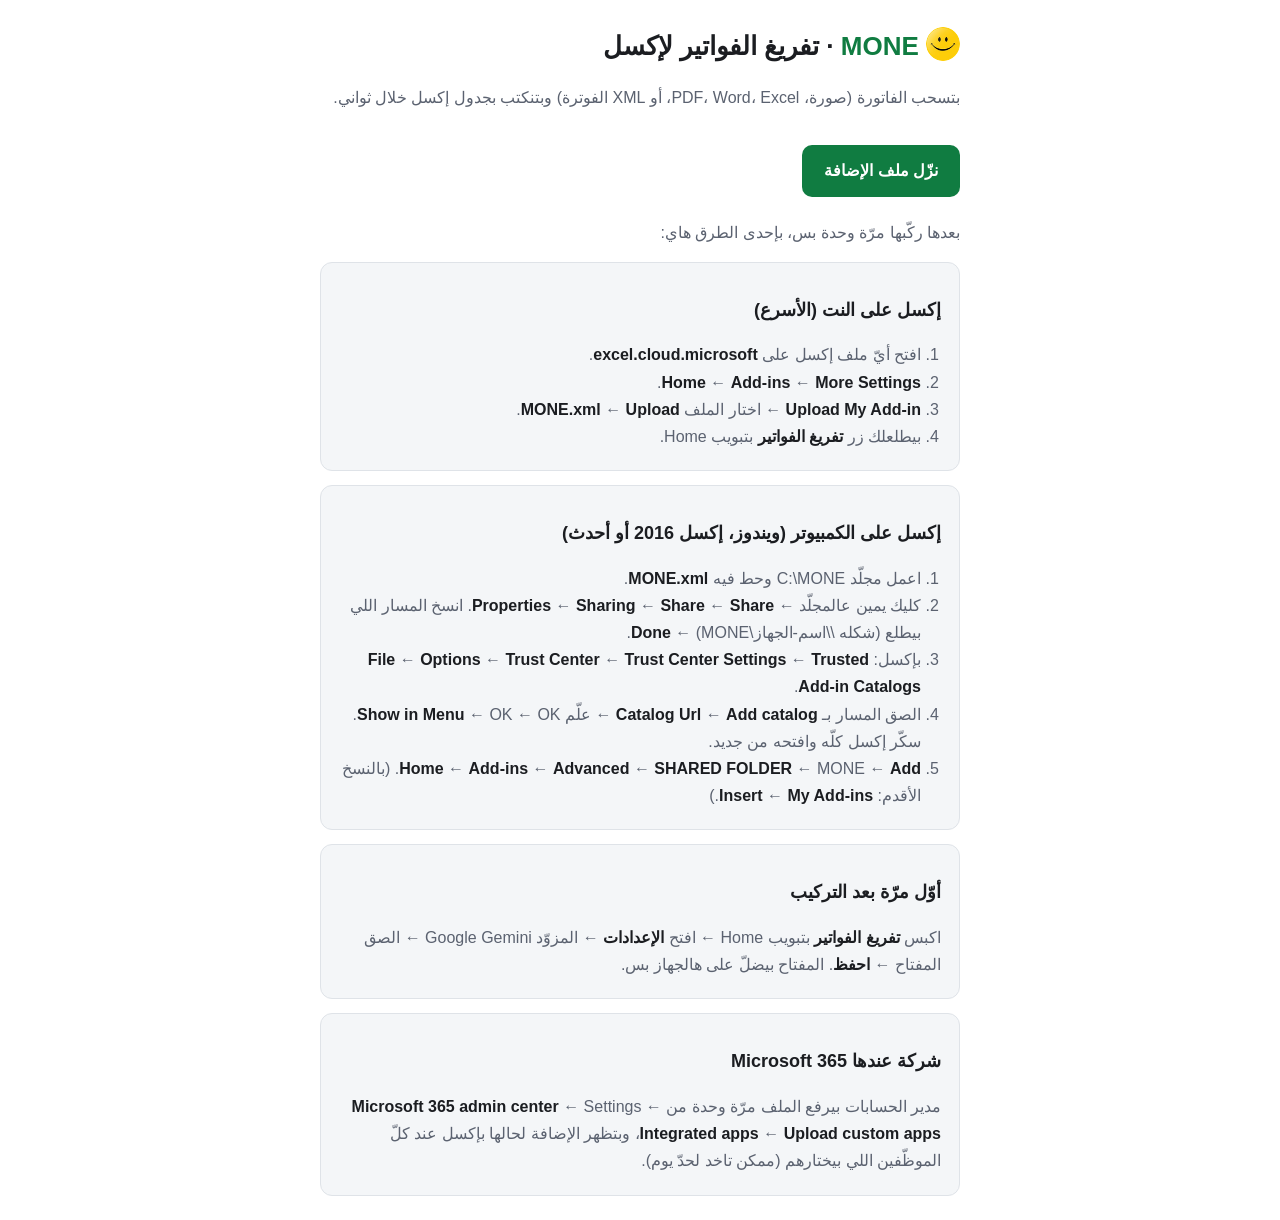
<file: index.html>
<!doctype html>
<html lang="ar" dir="rtl">
<head>
<meta charset="utf-8">
<meta name="viewport" content="width=device-width, initial-scale=1">
<title>MONE — تركيب الإضافة</title>
<link rel="icon" href="assets/icon-32.png">
<style>
:root{ --bg:#fff; --bg2:#f4f6f8; --fg:#1b1d21; --fg2:#5b6270; --line:#dfe3e8; --accent:#107c41; }
@media (prefers-color-scheme: dark){ :root{ --bg:#1b1d21; --bg2:#25282c; --fg:#eceef1; --fg2:#a2a9b5; --line:#363a40; --accent:#2ea866; } }
body{ margin:0 auto; max-width:640px; padding:24px 16px; background:var(--bg); color:var(--fg); font:16px/1.7 "Segoe UI",Tahoma,sans-serif; }
h1{ margin:0; font-size:26px; } h1 b{ color:var(--accent); }
h2{ font-size:18px; margin:28px 0 6px; }
p, li{ color:var(--fg2); } b, strong{ color:var(--fg); }
.btn{ display:inline-block; margin:18px 0 6px; padding:12px 22px; border-radius:10px; background:var(--accent); color:#fff; font-weight:600; text-decoration:none; }
.btn:focus-visible{ outline:2px solid var(--accent); outline-offset:3px; }
section{ background:var(--bg2); border:1px solid var(--line); border-radius:12px; padding:4px 18px; margin-top:14px; }
ol{ padding-inline-start:20px; }
</style>
</head>
<body>
<h1><img src="assets/mone-64.png" alt="" width="34" height="34" style="vertical-align:-6px;border-radius:50%"> <b>MONE</b> · تفريغ الفواتير لإكسل</h1>
<p>بتسحب الفاتورة (صورة، PDF، Word، Excel، أو XML الفوترة) وبتنكتب بجدول إكسل خلال ثواني.</p>

<a class="btn" href="MaliAI-TaskPane.xml" download="MONE.xml">نزّل ملف الإضافة</a>
<p>بعدها ركّبها مرّة وحدة بس، بإحدى الطرق هاي:</p>

<section>
  <h2>إكسل على النت (الأسرع)</h2>
  <ol>
    <li>افتح أيّ ملف إكسل على <strong>excel.cloud.microsoft</strong>.</li>
    <li><strong>Home</strong> ← <strong>Add-ins</strong> ← <strong>More Settings</strong>.</li>
    <li><strong>Upload My Add-in</strong> ← اختار الملف <strong>MONE.xml</strong> ← <strong>Upload</strong>.</li>
    <li>بيطلعلك زر <strong>تفريغ الفواتير</strong> بتبويب Home.</li>
  </ol>
</section>

<section>
  <h2>إكسل على الكمبيوتر (ويندوز، إكسل 2016 أو أحدث)</h2>
  <ol>
    <li>اعمل مجلّد <bdi>C:\MONE</bdi> وحط فيه <strong>MONE.xml</strong>.</li>
    <li>كليك يمين عالمجلّد ← <strong>Properties</strong> ← <strong>Sharing</strong> ← <strong>Share</strong> ← <strong>Share</strong>. انسخ المسار اللي بيطلع (شكله <bdi>\\اسم-الجهاز\MONE</bdi>) ← <strong>Done</strong>.</li>
    <li>بإكسل: <strong>File</strong> ← <strong>Options</strong> ← <strong>Trust Center</strong> ← <strong>Trust Center Settings</strong> ← <strong>Trusted Add-in Catalogs</strong>.</li>
    <li>الصق المسار بـ <strong>Catalog Url</strong> ← <strong>Add catalog</strong> ← علّم <strong>Show in Menu</strong> ← OK ← OK. سكّر إكسل كلّه وافتحه من جديد.</li>
    <li><strong>Home</strong> ← <strong>Add-ins</strong> ← <strong>Advanced</strong> ← <strong>SHARED FOLDER</strong> ← MONE ← <strong>Add</strong>. (بالنسخ الأقدم: <strong>Insert</strong> ← <strong>My Add-ins</strong>.)</li>
  </ol>
</section>

<section>
  <h2>أوّل مرّة بعد التركيب</h2>
  <p>اكبس <strong>تفريغ الفواتير</strong> بتبويب Home ← افتح <strong>الإعدادات</strong> ← المزوّد Google Gemini ← الصق المفتاح ← <strong>احفظ</strong>. المفتاح بيضلّ على هالجهاز بس.</p>
</section>

<section>
  <h2>شركة عندها Microsoft 365</h2>
  <p>مدير الحسابات بيرفع الملف مرّة وحدة من <strong>Microsoft 365 admin center</strong> ← Settings ← <strong>Integrated apps</strong> ← <strong>Upload custom apps</strong>، وبتظهر الإضافة لحالها بإكسل عند كلّ الموظّفين اللي بيختارهم (ممكن تاخد لحدّ يوم).</p>
</section>
</body>
</html>
</file>
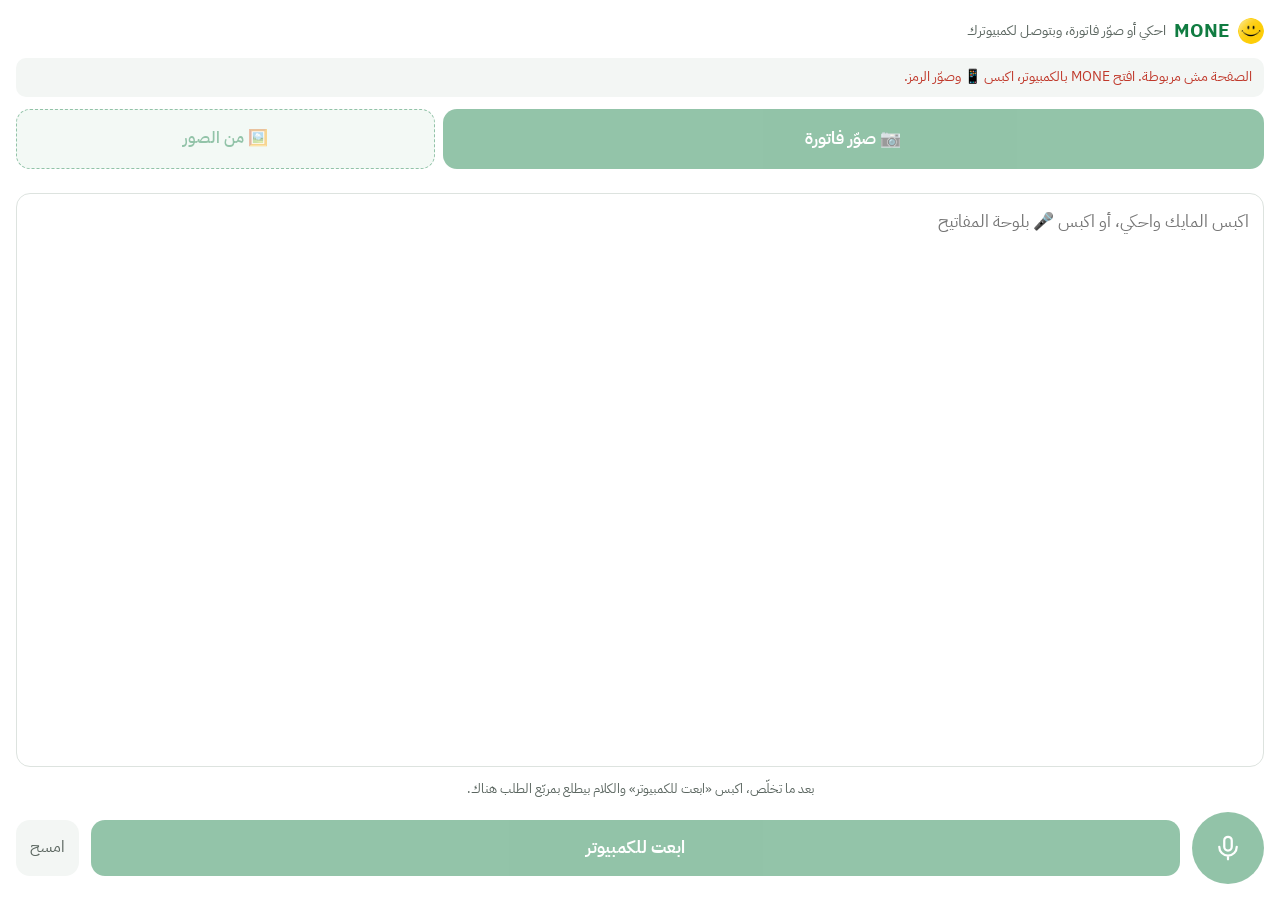
<file: phone.html>
<!doctype html>
<html lang="ar" dir="rtl">
<head>
<meta charset="utf-8">
<meta name="viewport" content="width=device-width, initial-scale=1, viewport-fit=cover">
<meta name="theme-color" content="#107c41">
<title>MONE · احكي للكمبيوتر</title>
<link rel="icon" href="assets/icon-32.png">
<link rel="apple-touch-icon" href="assets/mone-192.png">
<link rel="preconnect" href="https://fonts.googleapis.com">
<link rel="preconnect" href="https://fonts.gstatic.com" crossorigin>
<link href="https://fonts.googleapis.com/css2?family=IBM+Plex+Sans+Arabic:wght@400;500;600;700&display=swap" rel="stylesheet">
<script src="pair.js?v=20261108"></script>
<style>
:root{ --bg:#ffffff; --bg2:#f3f6f4; --fg:#18201b; --fg2:#5b6660; --line:#dde3df; --accent:#107c41; --accent2:#0d6435; --tint:#e6f3eb; --err:#c0392b; --rec:#d23a2a; }
@media (prefers-color-scheme: dark){ :root{ --bg:#161b18; --bg2:#202722; --fg:#e8eee9; --fg2:#a0aca5; --line:#343d37; --accent:#2ea866; --accent2:#3cc078; --tint:#1c3326; --err:#ff7b6b; --rec:#ff6a5a; } }
*{ box-sizing:border-box; }
html, body{ height:100%; }
body{ margin:0; padding:16px 16px calc(16px + env(safe-area-inset-bottom)); background:var(--bg); color:var(--fg);
  font:16px/1.6 "IBM Plex Sans Arabic","Segoe UI",Tahoma,sans-serif; display:flex; flex-direction:column; gap:12px; }
header{ display:flex; align-items:center; gap:8px; }
.avatar{ flex:none; width:26px; height:26px; border-radius:50%; }
header b{ font-size:19px; color:var(--accent); }
header span{ color:var(--fg2); font-size:14px; }
#state{ margin:0; padding:8px 12px; border-radius:10px; background:var(--bg2); color:var(--fg2); font-size:14px; white-space:pre-line; }
#state.on{ background:var(--tint); color:var(--accent); font-weight:600; }
#state.bad{ color:var(--err); }
textarea{ flex:1; min-height:160px; width:100%; padding:14px; border:1px solid var(--line); border-radius:14px; background:var(--bg); color:var(--fg); font:inherit; font-size:17px; resize:none; }
textarea:focus{ outline:none; border-color:var(--accent); }
.hint{ margin:0; color:var(--fg2); font-size:13px; text-align:center; }
.bar{ display:flex; align-items:center; gap:12px; }
button{ font:inherit; border:0; border-radius:14px; cursor:pointer; color:inherit; }
button:focus-visible{ outline:2px solid var(--accent); outline-offset:3px; }
button:disabled{ opacity:.45; }
#mic{ flex:none; width:72px; height:72px; border-radius:50%; background:var(--accent); color:#fff; display:grid; place-items:center; }
#mic[aria-pressed="true"]{ background:var(--rec); animation:pulse 1.2s ease-in-out infinite; }
#mic svg{ width:30px; height:30px; fill:none; stroke:currentColor; stroke-width:1.8; stroke-linecap:round; stroke-linejoin:round; }
#send{ flex:1; height:56px; background:var(--accent); color:#fff; font-weight:700; font-size:17px; }
#clear{ flex:none; height:56px; padding:0 14px; background:var(--bg2); color:var(--fg2); }
.cams{ display:flex; gap:8px; }
#cam{ flex:2; height:60px; background:var(--accent); color:#fff; font-weight:700; font-size:17px; }
#gal{ flex:1; height:60px; background:var(--tint); color:var(--accent); font-weight:600; border:1.5px dashed var(--accent); }
#photos{ list-style:none; margin:0; padding:0; display:flex; flex-direction:column; gap:6px; max-height:32vh; overflow:auto; }
#photos li{ display:flex; align-items:center; gap:10px; padding:6px 8px; border-radius:10px; background:var(--bg2); font-size:14px; }
#photos img{ flex:none; width:44px; height:44px; border-radius:8px; object-fit:cover; }
#photos .st{ color:var(--fg2); }
#photos li.ok .st{ color:var(--accent); font-weight:600; }
#photos li.bad .st{ color:var(--err); }
@keyframes pulse{ 50%{ box-shadow:0 0 0 10px color-mix(in srgb, var(--rec) 25%, transparent); } }
@media (prefers-reduced-motion: reduce){ *{ animation:none !important; } }
</style>
</head>
<body>
<header><img class="avatar" src="assets/mone-64.png" alt="" width="26" height="26"><b>MONE</b><span>احكي أو صوّر فاتورة، وبتوصل لكمبيوترك</span></header>
<p id="state" role="status" aria-live="polite">بربط مع الكمبيوتر…</p>
<div class="cams">
  <button id="cam" type="button">📷 صوّر فاتورة</button>
  <button id="gal" type="button">🖼️ من الصور</button>
</div>
<!-- capture: بيفتح الكاميرا فوراً (أندرويد ما بيعرض الكاميرا مع «اختار أكثر من صورة») -->
<input id="shoot" type="file" accept="image/*" capture="environment" hidden>
<input id="pick" type="file" accept="image/*" multiple hidden>
<ul id="photos" aria-live="polite"></ul>
<textarea id="text" placeholder="اكبس المايك واحكي، أو اكبس 🎤 بلوحة المفاتيح"></textarea>
<p class="hint" id="hint">بعد ما تخلّص، اكبس «ابعت للكمبيوتر» والكلام بيطلع بمربّع الطلب هناك.</p>
<div class="bar">
  <button id="mic" type="button" aria-label="احكي" aria-pressed="false">
    <svg viewBox="0 0 24 24"><rect x="9" y="3" width="6" height="11" rx="3"/><path d="M5 11a7 7 0 0 0 14 0M12 18v3"/></svg>
  </button>
  <button id="send" type="button">ابعت للكمبيوتر</button>
  <button id="clear" type="button" aria-label="امسح النصّ">امسح</button>
</div>
<script>
const $ = id => document.getElementById(id);
const CHUNK = 1000;   // ponytail: الوسيط بياخد لحدّ 4 كيلوبايت بالرسالة، فالكلام الطويل بينبعت على دفعات
const say = (t, cls = "") => { $("state").textContent = t; $("state").className = cls; };

// الربط: السرّ وعنوان الوسيط بعد # بالرابط اللي بالـQR، وبينحفظوا على التلفون للمرّات الجاية
const h = new URLSearchParams(location.hash.slice(1));
let secret = h.get("k"), relay = h.get("r");
try {
  if (secret) localStorage.setItem("maliai.phone", JSON.stringify({ secret, relay }));
  else ({ secret, relay } = JSON.parse(localStorage.getItem("maliai.phone")) || {});
} catch (e) {}
let link = null;
// كل رسالة إلها رقم، والكمبيوتر بيردّ «وصلني» بنفس الرقم: ✓ بس لمّا الكلام يوصل فعلاً
const acks = {};
const ACK_WAIT = 9000;   // الكمبيوتر بيسأل الوسيط كل ٣ ثواني، والتلفون كل ثانية ونص
async function post(obj) {
  const n = crypto.getRandomValues(new Uint32Array(2)).join("-");
  const got = new Promise(ok => { acks[n] = ok; setTimeout(() => { delete acks[n]; ok(false); }, ACK_WAIT); });
  await MaliPair.post(link.topic, await MaliPair.seal(link.key, { ...obj, n }), relay);
  return got;
}
const NO_PC = "انبعت، بس الكمبيوتر ما ردّ. تأكّد إنّ إكسل فاتح وإنّ MONE مربوط بهالتلفون (إذا انعمل «ربط جديد» صوّر الرمز الجديد).";
(async () => {
  if (!secret) { say("الصفحة مش مربوطة. افتح MONE بالكمبيوتر، اكبس 📱 وصوّر الرمز.", "bad"); $("send").disabled = $("mic").disabled = $("cam").disabled = $("gal").disabled = true; return; }
  try {
    link = await MaliPair.derive(secret);
    MaliPair.listen(link.topic, async m => {
      try {
        const p = await MaliPair.open(link.key, m.message);
        if (p.ack && acks[p.ack]) { acks[p.ack](p); delete acks[p.ack]; }   // الردّ نفسه: للصور لازم يقول photo
        if (p.info) say("💻 " + p.info, "on");   // نتيجة التفريغ من الكمبيوتر
      } catch (x) {}
    }, relay, 1500);
    await new Promise(ok => setTimeout(ok, 1600));   // أوّل سؤال للوسيط قبل ما نسلّم على الكمبيوتر
    const ok = await post({ hello: true });
    say(ok ? "✓ مربوط مع كمبيوترك" : NO_PC, ok ? "on" : "bad");
  } catch (e) { say("ما قدرت أوصل للوسيط. تأكّد من النت وارجع افتح الصفحة.", "bad"); }
})();

$("send").onclick = async () => {
  stopMic();
  const text = $("text").value.trim();
  if (!text || !link) return;
  $("send").disabled = true;
  say("ببعت…");
  try {
    let ok = true;
    for (let i = 0; i < text.length; i += CHUNK) ok = (await post({ text: text.slice(i, i + CHUNK) })) && ok;
    if (ok) { $("text").value = ""; say("✓ وصل للكمبيوتر. راجعه هناك وابعت.", "on"); }
    else say(NO_PC, "bad");
  } catch (e) { say("ما وصل: " + (e.message || e) + ". جرّب كمان مرّة.", "bad"); }
  finally { $("send").disabled = false; }
};
$("clear").onclick = () => { $("text").value = ""; $("text").focus(); };

// صور الفواتير: بتتشفّر هون وبتنزل على تبويب الفواتير بالكمبيوتر وبتتفرّغ لحالها.
// بتنبعت بدقّة عالية (لحدّ ١٢ ميغابكسل): الكمبيوتر بيعمل منها الصفحة كاملة + أجزاء مكبّرة عشان الأرقام الصغيرة تنقرا صح
const MAX_PHOTOS = 20, PHOTO_WAIT = 40000;
async function shrinkPhoto(file) {
  const bmp = await createImageBitmap(file, { imageOrientation: "from-image" });
  const s = Math.min(1, 4096 / Math.max(bmp.width, bmp.height), Math.sqrt(12.5e6 / (bmp.width * bmp.height)));
  const c = document.createElement("canvas");
  c.width = Math.round(bmp.width * s); c.height = Math.round(bmp.height * s);
  const g = c.getContext("2d");
  g.fillStyle = "#fff"; g.fillRect(0, 0, c.width, c.height); g.imageSmoothingQuality = "high";
  g.drawImage(bmp, 0, 0, c.width, c.height);
  const blob = await new Promise(ok => c.toBlob(ok, "image/jpeg", 0.88));
  return { bytes: new Uint8Array(await blob.arrayBuffer()), type: "image/jpeg" };
}
const OLD_PC = "الكمبيوتر ردّ بس عليه نسخة قديمة من الإضافة، فالصورة ما انفرّغت. سكّر إكسل كلّه وافتحه من جديد، وابعتها كمان مرّة.";
async function sendPhoto(file, i, of, li) {
  const st = li.querySelector(".st");
  st.textContent = "بجهّز الصورة…";
  // صيغة ما بيقدر المتصفّح يفتحها (HEIC مثلاً) بتنبعت زي ما هي، والكمبيوتر بيحوّلها
  const img = await shrinkPhoto(file).catch(() => null) || { bytes: new Uint8Array(await file.arrayBuffer()), type: file.type || "image/heic" };
  st.textContent = `ببعت (${Math.round(img.bytes.length / 1024)} ك.ب)…`;
  const n = crypto.getRandomValues(new Uint32Array(2)).join("-");
  const got = new Promise(ok => { acks[n] = ok; setTimeout(() => { delete acks[n]; ok(false); }, PHOTO_WAIT); });
  const name = file.name && !/^image\.\w+$/i.test(file.name) ? file.name.replace(/\.\w+$/, "") + (img.type === "image/jpeg" ? ".jpg" : "") : `فاتورة من التلفون ${new Date().toLocaleTimeString("en-GB").replace(/:/g, "-")} (${i}).jpg`;
  const meta = await MaliPair.seal(link.key, { photo: true, n, name, type: img.type, i, of });
  await MaliPair.upload(link.topic, await MaliPair.sealBytes(link.key, img.bytes), meta, relay);
  st.textContent = "انبعتت، بستنّى الكمبيوتر…";
  return { got };   // منرجّع الوعد بدون ما نستنّاه، عشان الصورة الجاية تنبعت فوراً
}
$("cam").onclick = () => $("shoot").click();
$("gal").onclick = () => $("pick").click();
$("shoot").onchange = $("pick").onchange = e => {
  const files = [...e.target.files].slice(0, MAX_PHOTOS);
  e.target.value = "";
  return sendBatch(files);
};
let sending = Promise.resolve();
// كل دفعة بتستنّى اللي قبلها (لو صوّرت ورا بعض بسرعة)
const sendBatch = files => (sending = sending.then(() => sendNow(files)).catch(() => {}));
async function sendNow(files) {
  if (!files.length || !link) return;
  for (let i = 0; i < files.length; i++) {
    const li = document.createElement("li"), im = document.createElement("img"), st = document.createElement("span");
    im.src = URL.createObjectURL(files[i]); im.alt = ""; st.className = "st"; st.textContent = "بالدور…";
    li.append(im, st); $("photos").prepend(li);
    files[i].li = li;
  }
  // الرفع ورا بعض بدون ما نستنّى ردّ كل وحدة، فالكمبيوتر بيستلمهم سوا وبيفرّغهم دفعة وحدة
  const waits = [];
  for (let i = 0; i < files.length; i++) {
    const li = files[i].li, st = li.querySelector(".st");
    say(`ببعت صورة ${i + 1} من ${files.length}…`);
    try {
      const { got } = await sendPhoto(files[i], i + 1, files.length, li);
      // ✓ بس لمّا الكمبيوتر يقول إنّه استلم الصورة نفسها وحطّها للتفريغ؛ ردّ بدون photo = إضافة قديمة ما بتعرف الصور
      waits.push(got.then(r => {
        const res = r && r.photo ? "ok" : r && r.error ? "err" : r ? "old" : "none";
        li.className = res === "ok" ? "ok" : "bad";
        st.textContent = res === "ok" ? "✓ الكمبيوتر استلمها، عم تتفرّغ" : res === "err" ? "✗ " + r.error : res === "old" ? "✗ الكمبيوتر عليه نسخة قديمة" : "✗ انبعتت بس الكمبيوتر ما ردّ";
        return res;
      }));
    } catch (x) { li.className = "bad"; st.textContent = "✗ ما انبعتت: " + (x.message || x); }
  }
  if (waits.length) say("انبعتت، بستنّى الكمبيوتر يستلم…");
  const res = await Promise.all(waits), ok = res.filter(r => r === "ok").length, n = files.length;
  const count = k => k === 1 ? "الصورة" : k === 2 ? "الصورتين" : k + " صور";
  say(ok === n ? `✓ الكمبيوتر استلم ${count(ok)}. النتيجة بتطلع هون وبشيت «الفواتير».`
    : res.includes("old") ? OLD_PC : ok ? `وصل ${ok} من ${n}. الباقي جرّبه كمان مرّة.` : NO_PC, ok === n ? "on" : "bad");
}

// مايك التلفون: تفريغ المتصفّح نفسه (مجّاني)، والكلام بينكتب وإنت بتحكي
const SR = window.SpeechRecognition || window.webkitSpeechRecognition;
let rec = null;
if (!SR) { $("mic").hidden = true; $("hint").textContent = "اكبس 🎤 بلوحة المفاتيح واحكي، وبعدين «ابعت للكمبيوتر»."; }
const stopMic = () => { if (rec) { rec.stopped = true; rec.sr.stop(); } };
$("mic").onclick = () => {
  if (rec) { stopMic(); return; }
  const sr = new SR(), base = $("text").value.trim();
  const me = rec = { sr, stopped: false, done: "", cur: "", quick: 0, started: Date.now(), heard: false };
  const show = () => { $("text").value = [base, MaliSpeech.join(me.done, me.cur)].filter(Boolean).join(" "); };
  sr.lang = "ar-JO"; sr.continuous = true; sr.interimResults = true;
  // النصّ بينبني من جديد مع كل نتيجة (أندرويد بيرجّع الجملة كلّها كل مرّة)، فما بيتكرّر
  sr.onresult = e => { me.cur = MaliSpeech.session(e.results); me.heard = true; show(); };
  sr.onerror = e => {
    if (e.error === "not-allowed" || e.error === "service-not-allowed") {
      me.stopped = true;
      say("التلفون مانع المايك عن الصفحة. اسمحله من إعدادات المتصفّح، أو استعمل 🎤 بلوحة المفاتيح.", "bad");
    }
  };
  sr.onend = () => {
    me.done = MaliSpeech.join(me.done, me.cur); me.cur = ""; show();
    // التلفون بيوقف بعد كل سكتة: منرجّع نسمع لحدّ ما تكبس المايك (إلّا إذا بيسكّر فوراً كل مرّة)
    me.quick = Date.now() - me.started < 1500 && !me.heard ? me.quick + 1 : 0;
    if (!me.stopped && me.quick < 3) { me.heard = false; me.started = Date.now(); try { sr.start(); return; } catch (x) {} }
    if (rec === me) rec = null;
    $("mic").setAttribute("aria-pressed", "false");
  };
  sr.start();
  $("mic").setAttribute("aria-pressed", "true");
};
</script>
</body>
</html>
</file>
